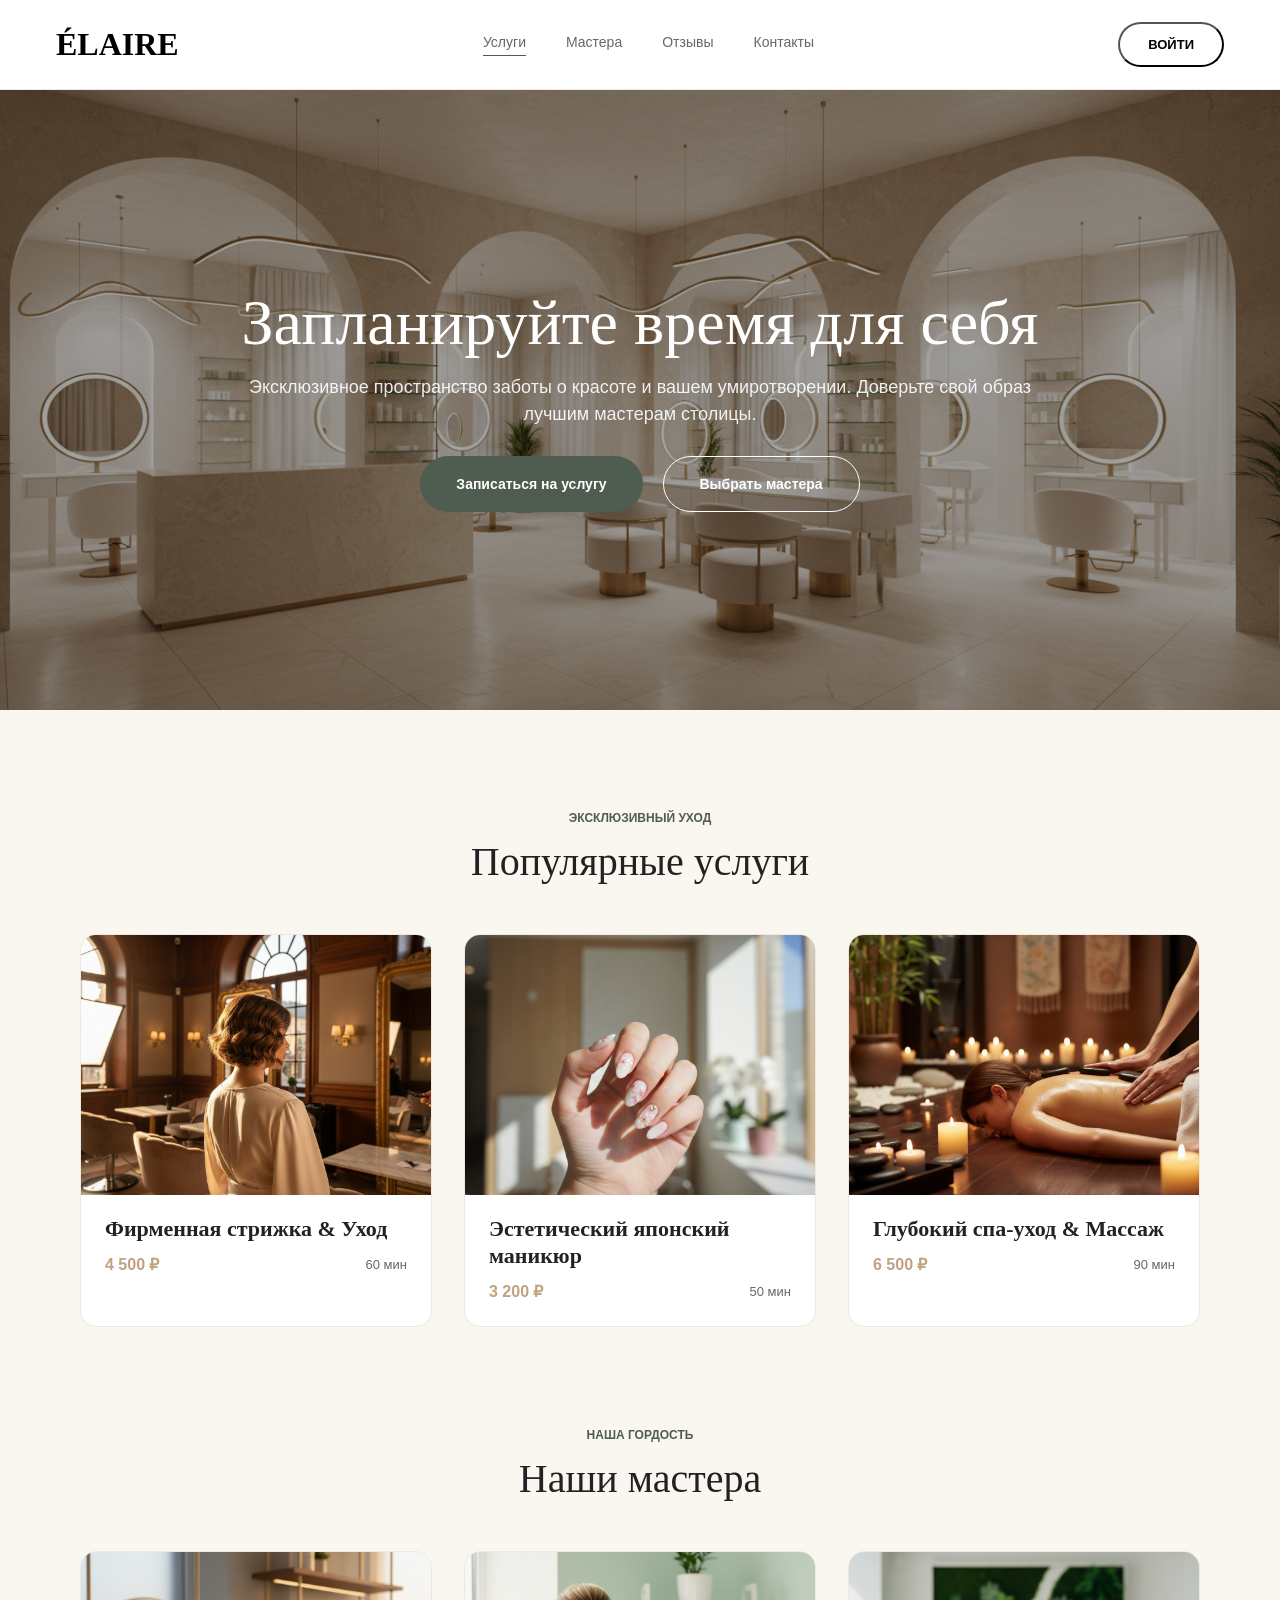
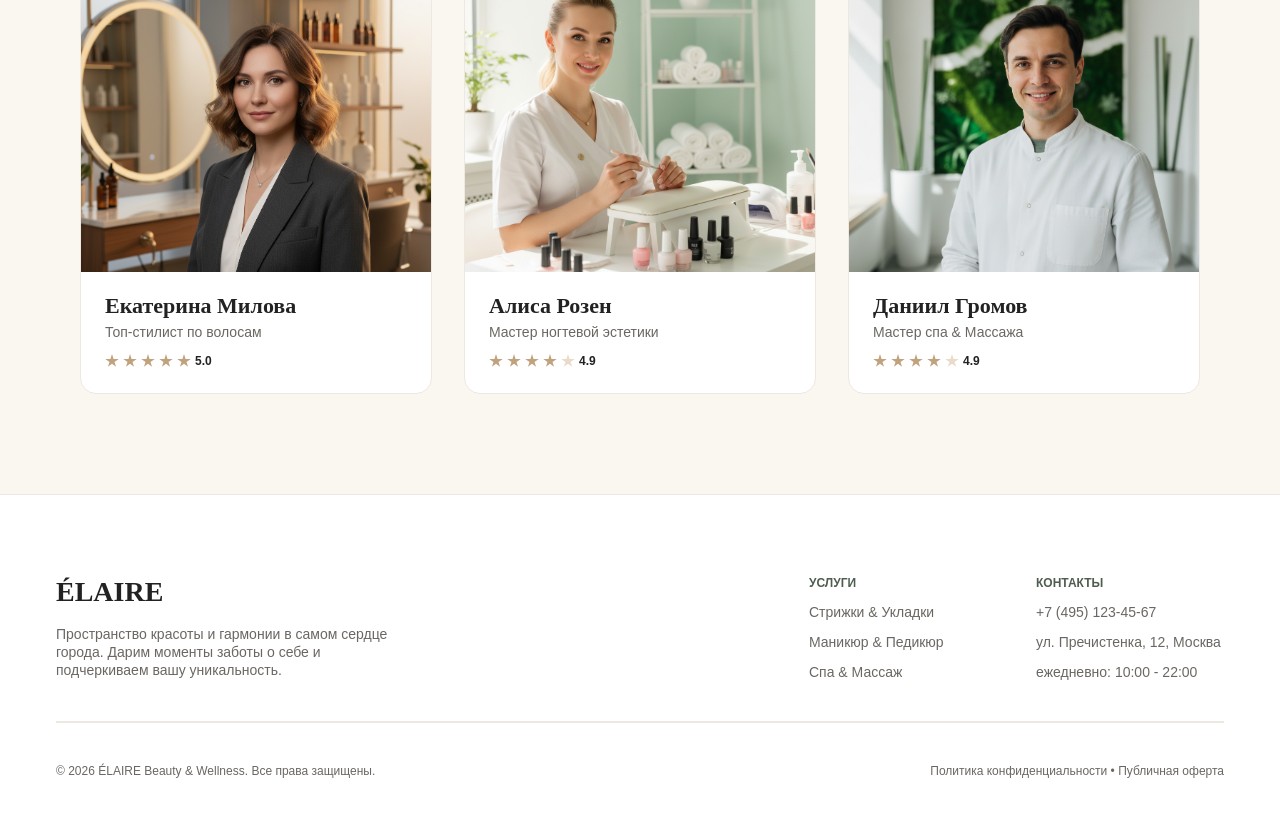
<file: frontend-1-complete/index.html>
<!DOCTYPE html>
<html lang="ru">
  <head>
    <meta charset="UTF-8" />
    <link rel="icon" type="image/svg+xml" href="/favicon.svg" />
    <meta name="viewport" content="width=device-width, initial-scale=1.0" />
    <title>ÉLAIRE — Салон услуг</title>
    <link rel="stylesheet" href="home.css" />
  </head>
  <body>
    <div class="page">
      <!-- header -->
      <header class="header">
        <div class="logo">
          <span class="logo-text">ÉLAIRE</span>
        </div>
        <nav class="nav-links">
          <div class="nav-item active"><a href="#">Услуги</a></div>
          <div class="nav-item"><a href="#">Мастера</a></div>
          <div class="nav-item"><a href="#">Отзывы</a></div>
          <div class="nav-item"><a href="#">Контакты</a></div>
        </nav>
        <button class="login-button"><span>Войти</span></button>
      </header>

      <!-- hero -->
      <section class="hero">
        <div class="hero-text-container">
          <h1 class="hero-title">Запланируйте время для себя</h1>
          <p class="hero-desc">
            Эксклюзивное пространство заботы о красоте и вашем умиротворении.
            Доверьте свой образ лучшим мастерам столицы.
          </p>
        </div>
        <div class="hero-ctas">
          <button
            class="cta-service"
            onclick="window.location.href='services.html'"
          >
            Записаться на услугу
          </button>
          <button class="cta-master">Выбрать мастера</button>
        </div>
      </section>

      <!-- popular services -->
      <section class="popular-services">
        <div class="section-header">
          <span class="section-tag">Эксклюзивный уход</span>
          <h2 class="section-title">Популярные услуги</h2>
        </div>
        <div class="services-grid">
          <article class="service-card">
            <div
              class="service-card-image"
              style="background-image: url('images/service-haircut.png')"
            ></div>
            <div class="service-card-body">
              <h3 class="service-card-title">Фирменная стрижка &amp; Уход</h3>
              <div class="service-card-meta">
                <span class="price">4 500 ₽</span>
                <span class="duration">60 мин</span>
              </div>
            </div>
          </article>
          <article class="service-card">
            <div
              class="service-card-image"
              style="background-image: url('images/service-manicure.png')"
            ></div>
            <div class="service-card-body">
              <h3 class="service-card-title">Эстетический японский маникюр</h3>
              <div class="service-card-meta">
                <span class="price">3 200 ₽</span>
                <span class="duration">50 мин</span>
              </div>
            </div>
          </article>
          <article class="service-card">
            <div
              class="service-card-image"
              style="background-image: url('images/service-spa.png')"
            ></div>
            <div class="service-card-body">
              <h3 class="service-card-title">Глубокий спа-уход &amp; Массаж</h3>
              <div class="service-card-meta">
                <span class="price">6 500 ₽</span>
                <span class="duration">90 мин</span>
              </div>
            </div>
          </article>
        </div>
      </section>

      <!-- our masters -->
      <section class="our-masters">
        <div class="section-header">
          <span class="section-tag">Наша гордость</span>
          <h2 class="section-title">Наши мастера</h2>
        </div>
        <div class="masters-grid">
          <article class="master-card">
            <div
              class="master-card-image"
              style="background-image: url('images/master-ekaterina.png')"
            ></div>
            <div class="master-card-body">
              <div class="master-info">
                <h3 class="master-name">Екатерина Милова</h3>
                <span class="master-role">Топ-стилист по волосам</span>
              </div>
              <div class="stars">
                <span class="star"></span>
                <span class="star"></span>
                <span class="star"></span>
                <span class="star"></span>
                <span class="star"></span>
                <span class="rating">5.0</span>
              </div>
            </div>
          </article>
          <article class="master-card">
            <div
              class="master-card-image"
              style="background-image: url('images/master-alisa.png')"
            ></div>
            <div class="master-card-body">
              <div class="master-info">
                <h3 class="master-name">Алиса Розен</h3>
                <span class="master-role">Мастер ногтевой эстетики</span>
              </div>
              <div class="stars">
                <span class="star"></span>
                <span class="star"></span>
                <span class="star"></span>
                <span class="star"></span>
                <span class="star star-empty"></span>
                <span class="rating">4.9</span>
              </div>
            </div>
          </article>
          <article class="master-card">
            <div
              class="master-card-image"
              style="background-image: url('images/master-daniil.png')"
            ></div>
            <div class="master-card-body">
              <div class="master-info">
                <h3 class="master-name">Даниил Громов</h3>
                <span class="master-role">Мастер спа &amp; Массажа</span>
              </div>
              <div class="stars">
                <span class="star"></span>
                <span class="star"></span>
                <span class="star"></span>
                <span class="star"></span>
                <span class="star star-empty"></span>
                <span class="rating">4.9</span>
              </div>
            </div>
          </article>
        </div>
      </section>

      <!-- footer -->
      <footer class="footer">
        <div class="footer-top">
          <div class="footer-brand">
            <span class="brand-name">ÉLAIRE</span>
            <span class="brand-desc"
              >Пространство красоты и гармонии в самом сердце города. Дарим
              моменты заботы о себе и подчеркиваем вашу уникальность.</span
            >
          </div>
          <div class="footer-links-row">
            <div class="links-col" style="width: 147px">
              <span class="col-title">Услуги</span>
              <a href="#">Стрижки &amp; Укладки</a>
              <a href="#">Маникюр &amp; Педикюр</a>
              <a href="#">Спа &amp; Массаж</a>
            </div>
            <div class="links-col" style="width: 188px">
              <span class="col-title">Контакты</span>
              <a href="#">+7 (495) 123-45-67</a>
              <a href="#">ул. Пречистенка, 12, Москва</a>
              <a href="#">ежедневно: 10:00 - 22:00</a>
            </div>
          </div>
        </div>
        <div class="footer-line"></div>
        <div class="footer-bottom">
          <span class="copy"
            >© 2026 ÉLAIRE Beauty &amp; Wellness. Все права защищены.</span
          >
          <span class="legal"
            >Политика конфиденциальности • Публичная оферта</span
          >
        </div>
      </footer>
    </div>
  </body>
</html>
</file>
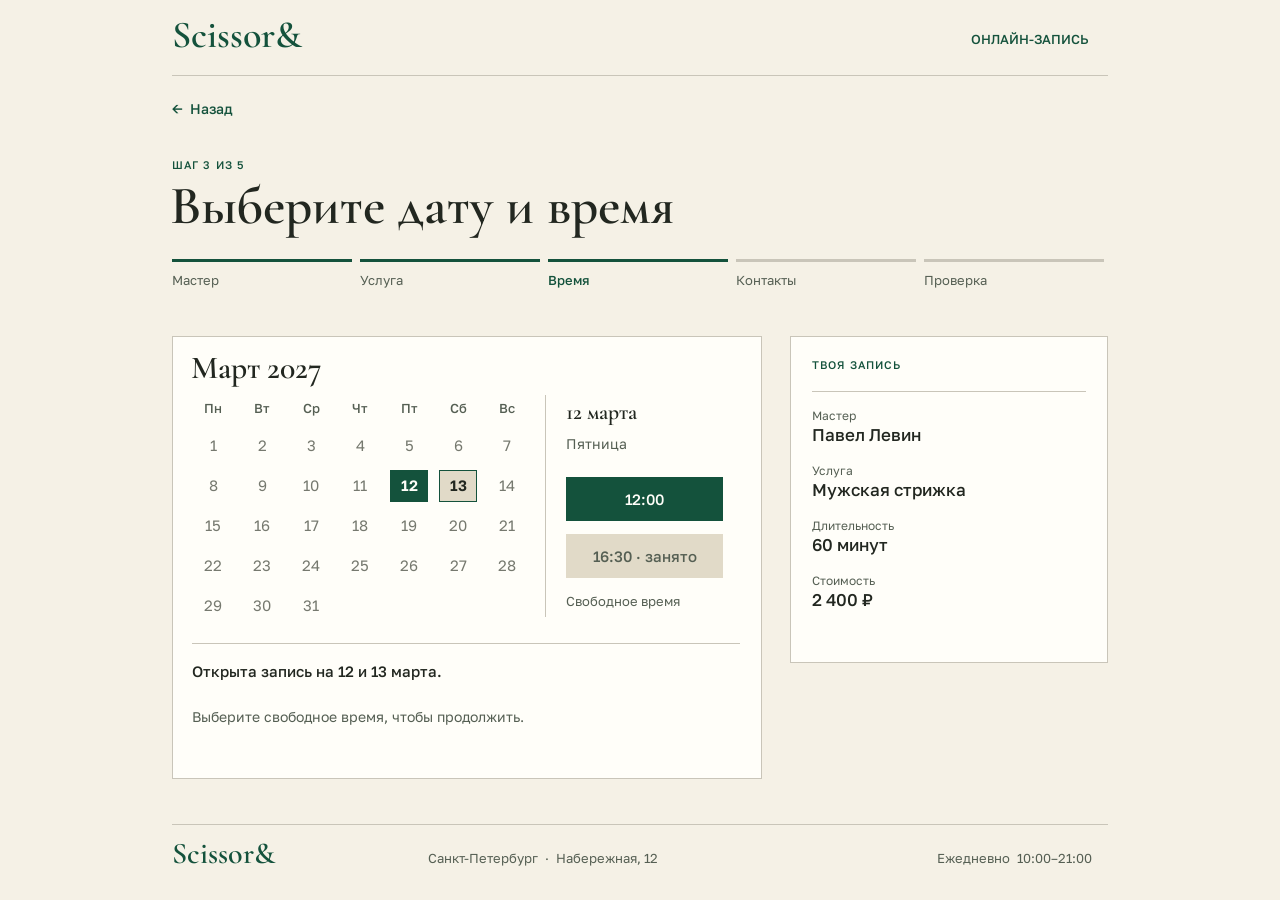
<file: frontend-1-practice/index.html>
<!DOCTYPE html>
<html lang="ru">
  <head>
    <meta charset="UTF-8">
    <meta name="viewport" content="width=device-width, initial-scale=1">
    <title>Выберите дату и время — Scissor&amp;</title>
    <link rel="stylesheet" href="styles.css">
  </head>
  <body class="page">
    <header class="site-header">
      <button class="brand" type="button" aria-label="Scissor&amp; — на главную">Scissor&amp;</button>
      <span class="header-label">Онлайн-запись</span>
    </header>

    <main class="booking">
      <button class="back" type="button">←&ensp;Назад</button>
      <header class="booking-header">
        <p class="eyebrow">Шаг 3 из 5</p>
        <h1 class="page-title">Выберите дату и время</h1>
        <ol class="steps" aria-label="Шаги записи">
          <li class="step step-done">Мастер</li>
          <li class="step step-done">Услуга</li>
          <li class="step" aria-current="step">Время</li>
          <li class="step">Контакты</li>
          <li class="step">Проверка</li>
        </ol>
      </header>

      <div class="booking-layout">
        <section class="schedule panel" aria-labelledby="month">
          <h2 class="month" id="month">Март 2027</h2>
          <div class="schedule-layout">
            <div class="calendar" role="group" aria-label="Календарь на март 2027">
              <span class="weekday">Пн</span>
              <span class="weekday">Вт</span>
              <span class="weekday">Ср</span>
              <span class="weekday">Чт</span>
              <span class="weekday">Пт</span>
              <span class="weekday">Сб</span>
              <span class="weekday">Вс</span>
              <span class="day">1</span>
              <span class="day">2</span>
              <span class="day">3</span>
              <span class="day">4</span>
              <span class="day">5</span>
              <span class="day">6</span>
              <span class="day">7</span>
              <span class="day">8</span>
              <span class="day">9</span>
              <span class="day">10</span>
              <span class="day">11</span>
              <button class="day day-selected" type="button" aria-label="12 марта" aria-pressed="true">12</button>
              <button class="day day-open" type="button" aria-label="13 марта" aria-pressed="false">13</button>
              <span class="day">14</span>
              <span class="day">15</span>
              <span class="day">16</span>
              <span class="day">17</span>
              <span class="day">18</span>
              <span class="day">19</span>
              <span class="day">20</span>
              <span class="day">21</span>
              <span class="day">22</span>
              <span class="day">23</span>
              <span class="day">24</span>
              <span class="day">25</span>
              <span class="day">26</span>
              <span class="day">27</span>
              <span class="day">28</span>
              <span class="day">29</span>
              <span class="day">30</span>
              <span class="day">31</span>
            </div>
            <section class="times" aria-labelledby="selected-date">
              <h3 class="date-title" id="selected-date">12 марта</h3>
              <p class="date-weekday">Пятница</p>
              <button class="slot" type="button" aria-label="12:00, свободное время">12:00</button>
              <button class="slot" type="button" disabled>16:30 · занято</button>
              <p class="slot-caption">Свободное время</p>
            </section>
          </div>
          <p class="availability">Открыта запись на 12 и 13 марта.</p>
          <p class="hint">Выберите свободное время, чтобы продолжить.</p>
        </section>

        <aside class="summary panel" aria-labelledby="summary-title">
          <h2 class="eyebrow summary-title" id="summary-title">Твоя запись</h2>
          <dl class="details">
            <div class="detail">
              <dt class="detail-label">Мастер</dt>
              <dd class="detail-value">Павел Левин</dd>
            </div>
            <div class="detail">
              <dt class="detail-label">Услуга</dt>
              <dd class="detail-value">Мужская стрижка</dd>
            </div>
            <div class="detail">
              <dt class="detail-label">Длительность</dt>
              <dd class="detail-value">60 минут</dd>
            </div>
            <div class="detail">
              <dt class="detail-label">Стоимость</dt>
              <dd class="detail-value">2 400 ₽</dd>
            </div>
          </dl>
        </aside>
      </div>
    </main>

    <footer class="site-footer">
      <span class="footer-brand">Scissor&amp;</span>
      <address class="address">Санкт-Петербург&ensp;·&ensp;Набережная, 12</address>
      <span class="hours">Ежедневно&ensp;10:00–21:00</span>
    </footer>
  </body>
</html>
</file>
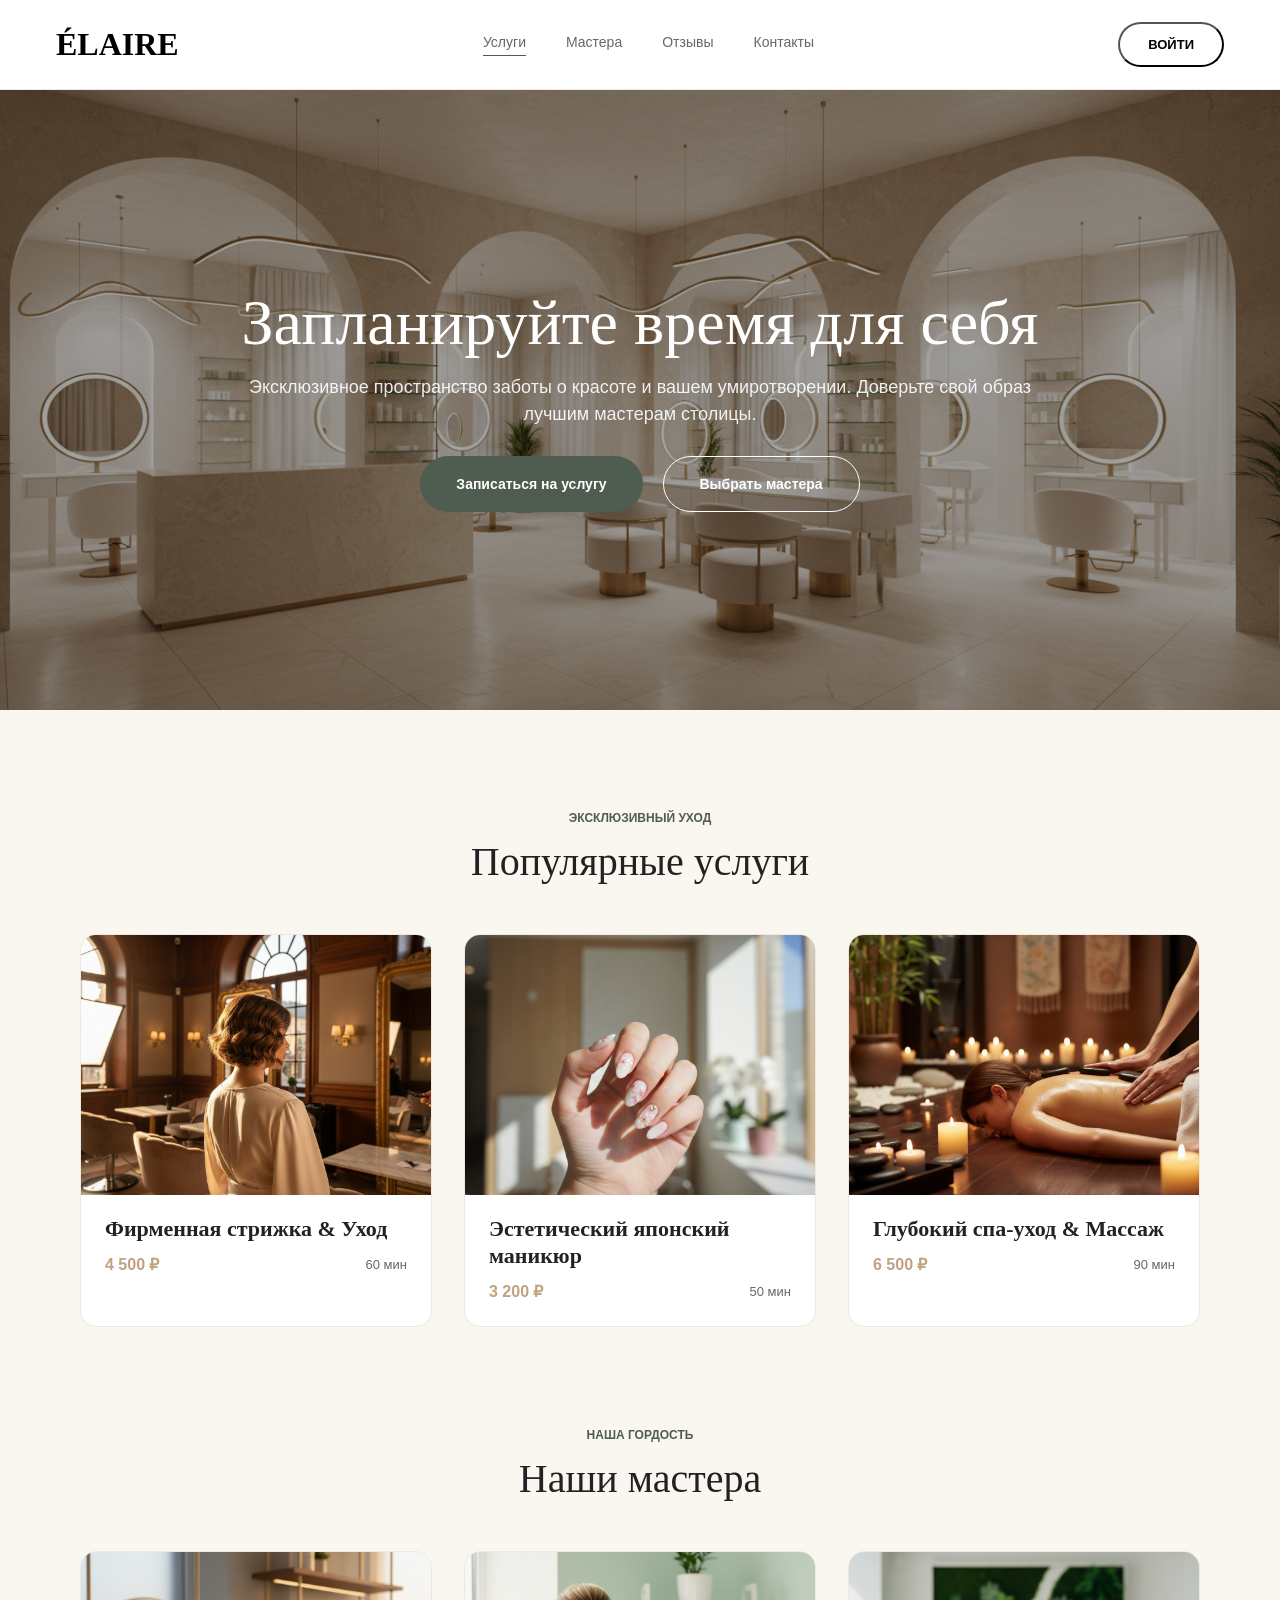
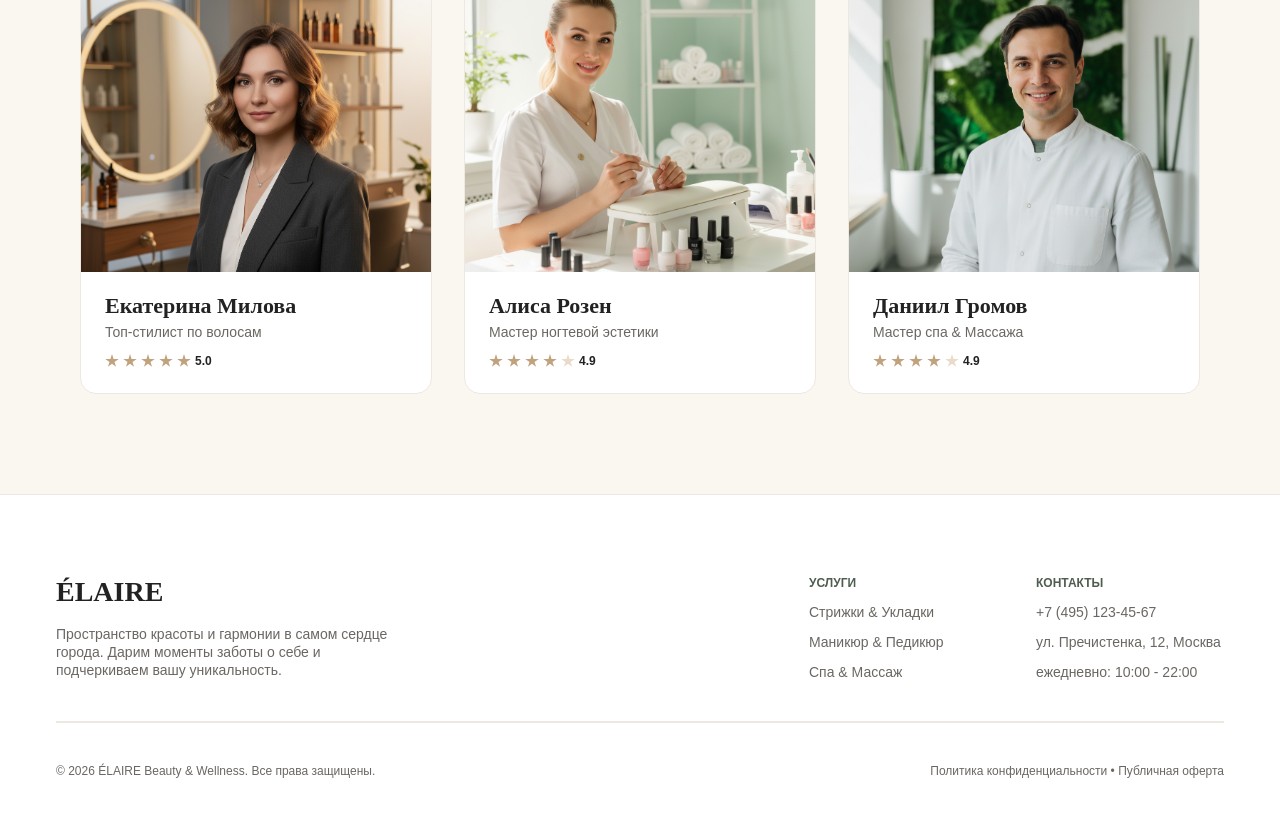
<file: frontend-2-complete/index.html>
<!DOCTYPE html>
<html lang="ru">
  <head>
    <meta charset="UTF-8" />
    <link rel="icon" type="image/svg+xml" href="/favicon.svg" />
    <meta name="viewport" content="width=device-width, initial-scale=1.0" />
    <title>ÉLAIRE — Салон услуг</title>
    <link rel="stylesheet" href="home.css" />
  </head>
  <body>
    <div class="page">
      <!-- header -->
      <header class="header">
        <div class="logo">
          <span class="logo-text">ÉLAIRE</span>
        </div>
        <nav class="nav-links">
          <div class="nav-item active"><a href="#">Услуги</a></div>
          <div class="nav-item"><a href="#">Мастера</a></div>
          <div class="nav-item"><a href="#">Отзывы</a></div>
          <div class="nav-item"><a href="#">Контакты</a></div>
        </nav>
        <button class="login-button"><span>Войти</span></button>
      </header>

      <!-- hero -->
      <section class="hero">
        <div class="hero-text-container">
          <h1 class="hero-title">Запланируйте время для себя</h1>
          <p class="hero-desc">
            Эксклюзивное пространство заботы о красоте и вашем умиротворении.
            Доверьте свой образ лучшим мастерам столицы.
          </p>
        </div>
        <div class="hero-ctas">
          <button class="cta-service">Записаться на услугу</button>
          <button class="cta-master">Выбрать мастера</button>
        </div>
      </section>

      <!-- popular services -->
      <section class="popular-services">
        <div class="section-header">
          <span class="section-tag">Эксклюзивный уход</span>
          <h2 class="section-title">Популярные услуги</h2>
        </div>
        <div class="services-grid">
          <article class="service-card">
            <div
              class="service-card-image"
              style="background-image: url('images/service-haircut.png')"
            ></div>
            <div class="service-card-body">
              <h3 class="service-card-title">Фирменная стрижка &amp; Уход</h3>
              <div class="service-card-meta">
                <span class="price">4 500 ₽</span>
                <span class="duration">60 мин</span>
              </div>
            </div>
          </article>
          <article class="service-card">
            <div
              class="service-card-image"
              style="background-image: url('images/service-manicure.png')"
            ></div>
            <div class="service-card-body">
              <h3 class="service-card-title">Эстетический японский маникюр</h3>
              <div class="service-card-meta">
                <span class="price">3 200 ₽</span>
                <span class="duration">50 мин</span>
              </div>
            </div>
          </article>
          <article class="service-card">
            <div
              class="service-card-image"
              style="background-image: url('images/service-spa.png')"
            ></div>
            <div class="service-card-body">
              <h3 class="service-card-title">Глубокий спа-уход &amp; Массаж</h3>
              <div class="service-card-meta">
                <span class="price">6 500 ₽</span>
                <span class="duration">90 мин</span>
              </div>
            </div>
          </article>
        </div>
      </section>

      <!-- our masters -->
      <section class="our-masters">
        <div class="section-header">
          <span class="section-tag">Наша гордость</span>
          <h2 class="section-title">Наши мастера</h2>
        </div>
        <div class="masters-grid">
          <article class="master-card">
            <div
              class="master-card-image"
              style="background-image: url('images/master-ekaterina.png')"
            ></div>
            <div class="master-card-body">
              <div class="master-info">
                <h3 class="master-name">Екатерина Милова</h3>
                <span class="master-role">Топ-стилист по волосам</span>
              </div>
              <div class="stars">
                <span class="star"></span>
                <span class="star"></span>
                <span class="star"></span>
                <span class="star"></span>
                <span class="star"></span>
                <span class="rating">5.0</span>
              </div>
            </div>
          </article>
          <article class="master-card">
            <div
              class="master-card-image"
              style="background-image: url('images/master-alisa.png')"
            ></div>
            <div class="master-card-body">
              <div class="master-info">
                <h3 class="master-name">Алиса Розен</h3>
                <span class="master-role">Мастер ногтевой эстетики</span>
              </div>
              <div class="stars">
                <span class="star"></span>
                <span class="star"></span>
                <span class="star"></span>
                <span class="star"></span>
                <span class="star star-empty"></span>
                <span class="rating">4.9</span>
              </div>
            </div>
          </article>
          <article class="master-card">
            <div
              class="master-card-image"
              style="background-image: url('images/master-daniil.png')"
            ></div>
            <div class="master-card-body">
              <div class="master-info">
                <h3 class="master-name">Даниил Громов</h3>
                <span class="master-role">Мастер спа &amp; Массажа</span>
              </div>
              <div class="stars">
                <span class="star"></span>
                <span class="star"></span>
                <span class="star"></span>
                <span class="star"></span>
                <span class="star star-empty"></span>
                <span class="rating">4.9</span>
              </div>
            </div>
          </article>
        </div>
      </section>

      <!-- footer -->
      <footer class="footer">
        <div class="footer-top">
          <div class="footer-brand">
            <span class="brand-name">ÉLAIRE</span>
            <span class="brand-desc"
              >Пространство красоты и гармонии в самом сердце города. Дарим
              моменты заботы о себе и подчеркиваем вашу уникальность.</span
            >
          </div>
          <div class="footer-links-row">
            <div class="links-col" style="width: 147px">
              <span class="col-title">Услуги</span>
              <a href="#">Стрижки &amp; Укладки</a>
              <a href="#">Маникюр &amp; Педикюр</a>
              <a href="#">Спа &amp; Массаж</a>
            </div>
            <div class="links-col" style="width: 188px">
              <span class="col-title">Контакты</span>
              <a href="#">+7 (495) 123-45-67</a>
              <a href="#">ул. Пречистенка, 12, Москва</a>
              <a href="#">ежедневно: 10:00 - 22:00</a>
            </div>
          </div>
        </div>
        <div class="footer-line"></div>
        <div class="footer-bottom">
          <span class="copy"
            >© 2026 ÉLAIRE Beauty &amp; Wellness. Все права защищены.</span
          >
          <span class="legal"
            >Политика конфиденциальности • Публичная оферта</span
          >
        </div>
      </footer>
    </div>
    <script src="./home.js"></script>
  </body>
</html>
</file>
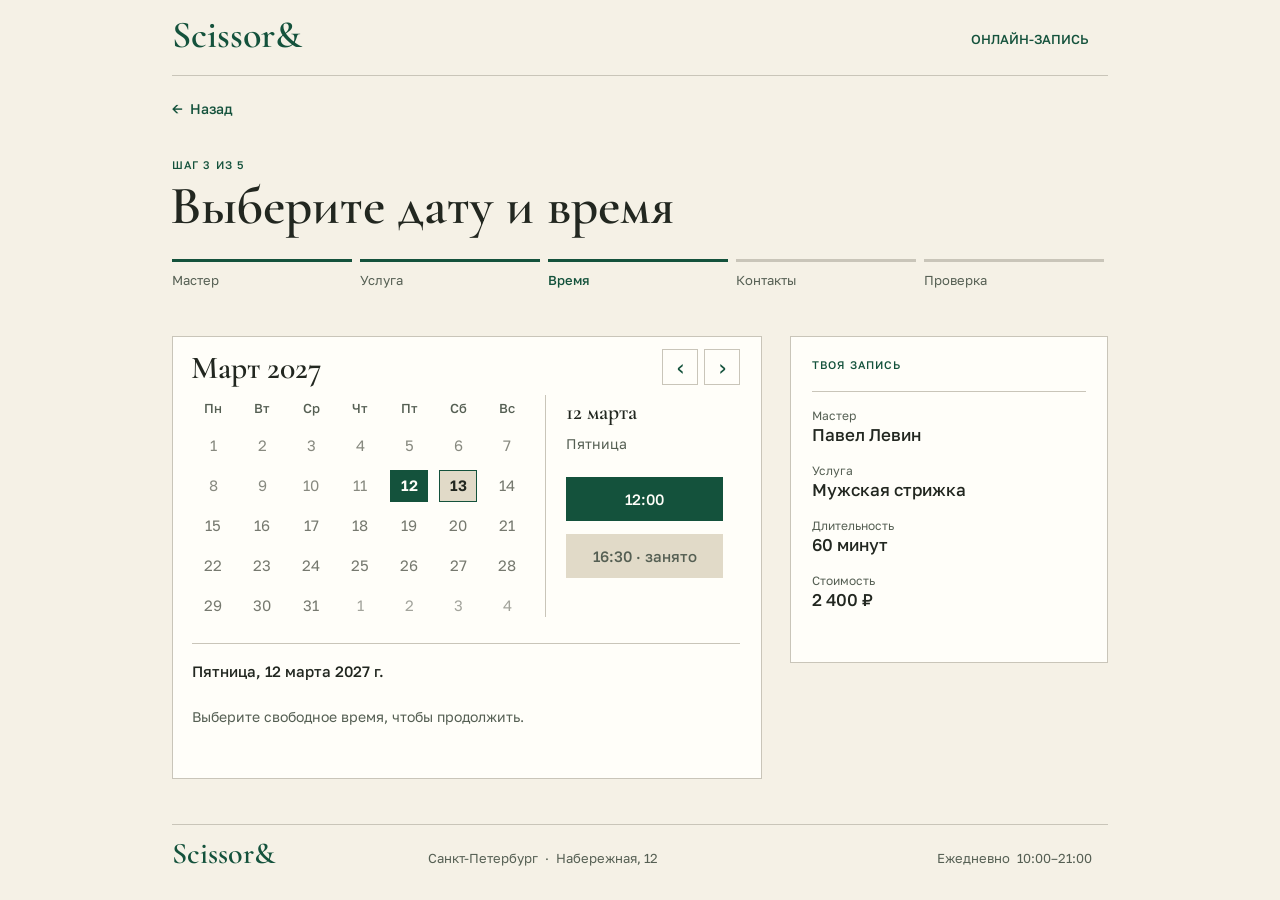
<file: frontend-2-practice/index.html>
<!DOCTYPE html>
<html lang="ru">
  <head>
    <meta charset="UTF-8">
    <meta name="viewport" content="width=device-width, initial-scale=1">
    <title>Выберите дату и время — Scissor&amp;</title>
    <link rel="stylesheet" href="styles.css">
  </head>
  <body class="page">
    <header class="site-header">
      <button class="brand" type="button" aria-label="Scissor&amp; — на главную">Scissor&amp;</button>
      <span class="header-label">Онлайн-запись</span>
    </header>

    <main class="booking">
      <button class="back" type="button">←&ensp;Назад</button>
      <header class="booking-header">
        <p class="eyebrow">Шаг 3 из 5</p>
        <h1 class="page-title">Выберите дату и время</h1>
        <ol class="steps" aria-label="Шаги записи">
          <li class="step step-done">Мастер</li>
          <li class="step step-done">Услуга</li>
          <li class="step" aria-current="step">Время</li>
          <li class="step">Контакты</li>
          <li class="step">Проверка</li>
        </ol>
      </header>

      <div class="booking-layout">
        <section class="schedule panel" aria-labelledby="month">
          <div class="month-heading">
            <h2 class="month" id="month" aria-live="polite"></h2>
            <div class="month-controls">
              <button class="month-arrow" type="button" id="previous-month" aria-label="Предыдущий месяц">‹</button>
              <button class="month-arrow" type="button" id="next-month" aria-label="Следующий месяц">›</button>
            </div>
          </div>
          <div class="schedule-layout">
            <div class="calendar" role="group" aria-labelledby="month">
              <span class="weekday">Пн</span>
              <span class="weekday">Вт</span>
              <span class="weekday">Ср</span>
              <span class="weekday">Чт</span>
              <span class="weekday">Пт</span>
              <span class="weekday">Сб</span>
              <span class="weekday">Вс</span>
              <div class="days"></div>
            </div>
            <section class="times" aria-labelledby="selected-date">
              <h3 class="date-title" id="selected-date"></h3>
              <p class="date-weekday"></p>
              <div class="slots"></div>
            </section>
          </div>
          <div class="selection" role="status">
            <p class="availability"></p>
            <p class="hint"></p>
          </div>
        </section>

        <aside class="summary panel" aria-labelledby="summary-title">
          <h2 class="eyebrow summary-title" id="summary-title">Твоя запись</h2>
          <dl class="details">
            <div class="detail">
              <dt class="detail-label">Мастер</dt>
              <dd class="detail-value">Павел Левин</dd>
            </div>
            <div class="detail">
              <dt class="detail-label">Услуга</dt>
              <dd class="detail-value">Мужская стрижка</dd>
            </div>
            <div class="detail">
              <dt class="detail-label">Длительность</dt>
              <dd class="detail-value">60 минут</dd>
            </div>
            <div class="detail">
              <dt class="detail-label">Стоимость</dt>
              <dd class="detail-value">2 400 ₽</dd>
            </div>
          </dl>
        </aside>
      </div>
    </main>

    <footer class="site-footer">
      <span class="footer-brand">Scissor&amp;</span>
      <address class="address">Санкт-Петербург&ensp;·&ensp;Набережная, 12</address>
      <span class="hours">Ежедневно&ensp;10:00–21:00</span>
    </footer>
    <script src="script.js"></script>
  </body>
</html>
</file>
<file: frontend-1-complete/home.css>
/* ===== reset & base ===== */
* {
  margin: 0;
  padding: 0;
  box-sizing: border-box;
}

body {
  min-height: 100vh;
  font-family: "DM Sans", sans-serif;
}

.page {
  display: flex;
  flex-direction: column;
  min-height: 100vh;
  background: #faf6f0;
}

/* ===== header ===== */
.header {
  display: flex;
  flex-direction: row;
  justify-content: space-between;
  align-items: center;
  padding: 0px 56px;
  height: 90px;
  background: #ffffff;
  border-bottom: 1px solid #ede8e1;
}

.logo-text {
  font-family: "Cormorant Garamond", serif;
  font-weight: 600;
  font-size: 32px;
  line-height: 39px;
  cursor: pointer;
}

.nav-links {
  display: flex;
  flex-direction: row;
  gap: 40px;
}

.nav-item {
  padding-bottom: 4px;
  border-bottom: 1.5px solid transparent;
}

.nav-item.active {
  border-bottom-color: #4f5d50;
}

.nav-item a {
  font-size: 14px;
  line-height: 18px;
  color: #6b6661;
  text-decoration: none;
}

.login-button {
  padding: 12px 28px;
  border-radius: 100px;
  background: transparent;
  cursor: pointer;
  font-weight: 600;
  font-size: 13px;
  line-height: 17px;
  text-transform: uppercase;
}

/* ===== hero ===== */
.hero {
  display: flex;
  flex-direction: column;
  justify-content: center;
  align-items: center;
  padding: 0px 80px;
  gap: 28px;
  height: 620px;
  background: linear-gradient(0deg, rgba(0, 0, 0, 0.35), rgba(0, 0, 0, 0.35)),
    url("./images/hero-salon.png") center / cover no-repeat;
}

.hero-text-container {
  display: flex;
  flex-direction: column;
  align-items: center;
  gap: 16px;
  max-width: 800px;
}

.hero-title {
  font-family: "Cormorant Garamond", serif;
  font-weight: 400;
  font-size: 64px;
  line-height: 1.1;
  text-align: center;
  color: #ffffff;
}

.hero-desc {
  font-size: 18px;
  line-height: 1.5;
  text-align: center;
  color: #ffffff;
  opacity: 0.9;
}

.hero-ctas {
  display: flex;
  flex-direction: row;
  gap: 20px;
}

.cta-service {
  padding: 18px 36px;
  background: #4f5d50;
  border-radius: 100px;
  border: none;
  cursor: pointer;
  font-weight: 600;
  font-size: 14px;
  line-height: 18px;
  color: #ffffff;
}

.cta-service:hover {
  background: #3d4a3e;
}

.cta-master {
  padding: 18px 36px;
  background: transparent;
  border: 1px solid #ffffff;
  border-radius: 100px;
  cursor: pointer;
  font-weight: 600;
  font-size: 14px;
  line-height: 18px;
  color: #ffffff;
}

.cta-master:hover {
  background: rgba(255, 255, 255, 0.1);
}

/* ===== section header ===== */
.section-header {
  display: flex;
  flex-direction: column;
  align-items: center;
  gap: 12px;
  width: 100%;
}

.section-tag {
  font-weight: 700;
  font-size: 12px;
  line-height: 16px;
  text-transform: uppercase;
  color: #4f5d50;
}

.section-title {
  font-family: "Cormorant Garamond", serif;
  font-weight: 500;
  font-size: 40px;
  line-height: 48px;
  color: #222222;
}

/* ===== popular services ===== */
.popular-services {
  display: flex;
  flex-direction: column;
  align-items: flex-start;
  padding: 100px 80px 80px;
  gap: 48px;
  background: #faf6f0;
}

.services-grid {
  display: flex;
  flex-direction: row;
  gap: 32px;
  width: 100%;
}

.service-card {
  display: flex;
  flex-direction: column;
  align-items: flex-start;
  gap: 20px;
  flex: 1;
  padding-bottom: 24px;
  background: #ffffff;
  border: 1px solid #ede8e1;
  border-radius: 16px;
  overflow: hidden;
}

.service-card-image {
  width: 100%;
  height: 260px;
  background-size: cover;
  background-position: center;
  background-repeat: no-repeat;
}

.service-card-image--haircut {
  background-image: url("../images/service-haircut.png");
}

.service-card-image--manicure {
  background-image: url("../images/service-manicure.png");
}

.service-card-image--spa {
  background-image: url("../images/service-spa.png");
}

.service-card-body {
  display: flex;
  flex-direction: column;
  gap: 12px;
  padding: 0 24px;
  width: 100%;
}

.service-card-title {
  font-family: "Cormorant Garamond", serif;
  font-weight: 600;
  font-size: 22px;
  line-height: 27px;
  color: #222222;
}

.service-card-meta {
  display: flex;
  flex-direction: row;
  justify-content: space-between;
  align-items: center;
}

.service-card-meta .price {
  font-weight: 600;
  font-size: 16px;
  line-height: 21px;
  color: #c1a27e;
}

.service-card-meta .duration {
  font-size: 13px;
  line-height: 17px;
  color: #6b6661;
}

/* ===== our masters ===== */
.our-masters {
  display: flex;
  flex-direction: column;
  align-items: flex-start;
  padding: 20px 80px 100px;
  gap: 48px;
  background: #faf6f0;
}

.masters-grid {
  display: flex;
  flex-direction: row;
  gap: 32px;
  width: 100%;
}

.master-card {
  display: flex;
  flex-direction: column;
  align-items: flex-start;
  gap: 20px;
  flex: 1;
  padding-bottom: 24px;
  background: #ffffff;
  border: 1px solid #ede8e1;
  border-radius: 16px;
  overflow: hidden;
}

.master-card-image {
  width: 100%;
  height: 320px;
  background-size: cover;
  background-position: center;
  background-repeat: no-repeat;
}

.master-card-image--ekaterina {
  background-image: url("../images/master-ekaterina.png");
}

.master-card-image--alisa {
  background-image: url("../images/master-alisa.png");
}

.master-card-image--daniil {
  background-image: url("../images/master-daniil.png");
}

.master-card-body {
  display: flex;
  flex-direction: column;
  gap: 12px;
  padding: 0 24px;
  width: 100%;
}

.master-info {
  display: flex;
  flex-direction: column;
  gap: 4px;
}

.master-name {
  font-family: "Cormorant Garamond", serif;
  font-weight: 600;
  font-size: 22px;
  line-height: 27px;
  color: #222222;
}

.master-role {
  font-size: 14px;
  line-height: 18px;
  color: #6b6661;
}

.stars {
  display: flex;
  flex-direction: row;
  align-items: center;
  gap: 4px;
}

.star {
  width: 14px;
  height: 14px;
  background: #c1a27e;
  clip-path: polygon(
    50% 0%,
    61% 35%,
    98% 35%,
    68% 57%,
    79% 91%,
    50% 70%,
    21% 91%,
    32% 57%,
    2% 35%,
    39% 35%
  );
}

.star-empty {
  background: #eadbc8;
}

.rating {
  font-weight: 600;
  font-size: 12px;
  line-height: 16px;
  color: #222222;
}

/* ===== footer ===== */
.footer {
  background: #ffffff;
  display: flex;
  flex-direction: column;
  padding: 80px 56px 48px;
  border-top: 1px solid #ede8e1;
  margin-top: auto;
}

.footer-top {
  display: flex;
  flex-direction: row;
  justify-content: space-between;
  gap: 20px;
}

.footer-brand {
  display: flex;
  flex-direction: column;
  gap: 16px;
}

.footer-brand .brand-name {
  font-family: "Cormorant Garamond", serif;
  font-style: normal;
  font-weight: 600;
  font-size: 28px;
  line-height: 34px;
  color: #222222;
}

.footer-brand .brand-desc {
  max-width: 360px;
  font-size: 14px;
  line-height: 18px;
  color: #6b6661;
}

.footer-links-row {
  display: flex;
  flex-direction: row;
  gap: 80px;
}

.links-col {
  display: flex;
  flex-direction: column;
  gap: 12px;
}

.links-col .col-title {
  font-weight: 600;
  font-size: 12px;
  line-height: 16px;
  text-transform: uppercase;
  color: #4f5d50;
}

.links-col a {
  font-size: 14px;
  line-height: 18px;
  color: #6b6661;
  text-decoration: none;
}

.footer-line {
  border: 1px solid #ede8e1;
  margin-top: 40px;
  margin-bottom: 40px;
}

.footer-bottom {
  display: flex;
  flex-direction: row;
  justify-content: space-between;
  align-items: center;
  flex-grow: 0;
}

.footer-bottom .copy {
  font-size: 12px;
  line-height: 16px;
  color: #6b6661;
}

.footer-bottom .legal {
  font-size: 12px;
  line-height: 16px;
  color: #6b6661;
  margin-left: 20px;
}
</file>
<file: frontend-1-practice/styles.css>
@font-face {
  font-family: "Golos Text";
  src: url("fonts/golos-text.ttf") format("truetype");
  font-weight: 400 900;
  font-display: swap;
}

@font-face {
  font-family: "Cormorant Garamond";
  src: url("fonts/cormorant-garamond.ttf") format("truetype");
  font-weight: 300 700;
  font-display: swap;
}

:root {
  --paper: #f5f1e6;
  --card: #fffef9;
  --ink: #222720;
  --green: #14523c;
  --muted: #555f53;
  --line: #c9c5b9;
  --sand: #e1dac8;
  --serif: "Cormorant Garamond", Georgia, serif;
}

* { box-sizing: border-box; }

body, h1, h2, h3, p, ol, dl, dd { margin: 0; }

.page {
  width: min(calc(100% - 48px), 936px);
  margin-inline: auto;
  background: var(--paper);
  color: var(--ink);
  font: 400 15px/1.25 "Golos Text", Arial, sans-serif;
}

button {
  padding: 0;
  border: 0;
  background: transparent;
  color: inherit;
  font: inherit;
}

button:enabled { cursor: pointer; }
button:focus-visible { outline: 2px solid var(--green); outline-offset: 2px; }

.site-header {
  display: flex;
  align-items: center;
  justify-content: space-between;
  min-height: 76px;
  padding-right: 19px;
  border-bottom: 1px solid var(--line);
  color: var(--green);
}

.brand, .footer-brand { font: 600 38px/1.2 var(--serif); }
.brand { margin-bottom: 4px; }
.header-label { margin-top: 4px; font-size: 13px; font-weight: 500; text-transform: uppercase; }
.back { margin-top: 24px; color: var(--green); font-size: 14px; font-weight: 500; }
.back:hover, .brand:hover { color: #267456; }
.booking-header { margin-top: 40px; }

.eyebrow {
  color: var(--green);
  font-size: 11px;
  font-weight: 500;
  line-height: 14px;
  letter-spacing: 1.1px;
  text-transform: uppercase;
}

.page-title {
  margin: 2px 0 20px -2px;
  font: 600 clamp(38px, 6vw, 54px)/1.2 var(--serif);
}

.steps {
  display: grid;
  grid-template-columns: repeat(5, minmax(0, 1fr));
  gap: 8px;
  padding: 0 4px 0 0;
  list-style: none;
}

.step {
  padding-top: 10px;
  border-top: 3px solid var(--line);
  color: var(--muted);
  font-size: 13px;
  line-height: 16px;
}

.step-done, .step[aria-current] { border-color: var(--green); }
.step[aria-current] { color: var(--green); font-weight: 500; }

.booking-layout {
  display: grid;
  grid-template-columns: minmax(0, 590fr) minmax(0, 318fr);
  align-items: start;
  gap: 28px;
  margin-top: 48px;
}

.panel { border: 1px solid var(--line); background: var(--card); }
.schedule { min-height: 443px; padding: 11px 21px 32px 19px; }
.month { margin-left: -1px; font: 600 32px/39px var(--serif); }

.schedule-layout {
  display: grid;
  grid-template-columns: minmax(0, 353fr) minmax(0, 195fr);
  margin-top: 8px;
}

.calendar {
  display: grid;
  grid-template-columns: repeat(7, minmax(0, 38px));
  grid-template-rows: 27px repeat(5, 32px);
  gap: 8px 0;
  justify-items: center;
  align-items: center;
  justify-content: space-between;
  padding: 0 19px 0 2px;
}

.weekday { color: var(--muted); font-size: 13px; font-weight: 500; }
.day { display: grid; place-items: center; width: min(100%, 38px); height: 32px; color: #76796f; }
.day-selected, .slot { background: var(--green); color: var(--card); font-weight: 500; }
.day-open { background: var(--sand); color: var(--ink); font-weight: 500; }
.calendar button { border: 1px solid var(--green); font-weight: 600; }
.day-open:hover, .day-selected:hover, .slot:enabled:hover { background: #267456; color: var(--card); }

.times {
  align-self: start;
  min-height: 222px;
  padding: 4px 0 0 20px;
  border-left: 1px solid var(--line);
}

.date-title { font: 600 22px/27px var(--serif); }
.date-weekday { margin: 9px 0 25px; color: var(--muted); font-size: 14px; }
.slot { display: block; width: min(100%, 157px); min-height: 44px; }
.slot:disabled { margin-top: 13px; background: var(--sand); color: var(--muted); }
.slot-caption { margin-top: 15px; color: var(--muted); font-size: 13px; }
.availability { margin-top: 21px; padding-top: 18px; border-top: 1px solid var(--line); font-weight: 500; }
.hint { margin-top: 28px; color: var(--muted); font-size: 14px; }

.summary { min-height: 327px; padding: 21px; }
.summary-title { padding-bottom: 19px; border-bottom: 1px solid var(--line); }
.details { display: grid; gap: 18px; margin-top: 16px; }
.detail-label { color: var(--muted); font-size: 12px; line-height: 16px; }
.detail-value { font-size: 17px; font-weight: 500; line-height: 21px; }

.site-footer {
  display: grid;
  grid-template-columns: minmax(0, 256fr) minmax(0, 510fr) auto;
  align-items: baseline;
  margin-top: 45px;
  padding: 11px 16px 27px 0;
  border-top: 1px solid var(--line);
  color: var(--muted);
  font-size: 13px;
}

.footer-brand { color: var(--green); font-size: 30px; }
.address { font-style: normal; }
.hours { white-space: nowrap; }

@media (max-width: 820px) {
  .booking-layout { grid-template-columns: 1fr; }
  .summary { min-height: auto; }
  .details { grid-template-columns: repeat(2, 1fr); }
}

@media (max-width: 580px) {
  .page { width: calc(100% - 32px); }
  .site-header { padding-right: 0; }
  .booking-header { margin-top: 28px; }
  .steps { gap: 4px; padding: 0; }
  .step { font-size: 11px; }
  .booking-layout { margin-top: 28px; gap: 16px; }
  .schedule { padding: 14px 14px 24px; }
  .schedule-layout { grid-template-columns: 1fr; gap: 16px; }
  .calendar { padding: 0; }
  .times { min-height: auto; padding: 14px 0 0; border: 0; border-top: 1px solid var(--line); }
  .date-weekday { margin-bottom: 16px; }
  .site-footer { grid-template-columns: 1fr; gap: 8px; margin-top: 28px; }
}

@media (max-width: 380px) {
  .steps { grid-template-columns: repeat(5, auto); gap: 6px; }
  .step { font-size: 12px; }
  .calendar { grid-template-rows: 24px repeat(5, 40px); gap: 4px 0; }
  .day { height: 40px; }
}
</file>
<file: frontend-2-complete/home.css>
/* ===== reset & base ===== */
* {
  margin: 0;
  padding: 0;
  box-sizing: border-box;
}

body {
  min-height: 100vh;
  font-family: "DM Sans", sans-serif;
}

.page {
  display: flex;
  flex-direction: column;
  min-height: 100vh;
  background: #faf6f0;
}

/* ===== header ===== */
.header {
  display: flex;
  flex-direction: row;
  justify-content: space-between;
  align-items: center;
  padding: 0px 56px;
  height: 90px;
  background: #ffffff;
  border-bottom: 1px solid #ede8e1;
}

.logo-text {
  font-family: "Cormorant Garamond", serif;
  font-weight: 600;
  font-size: 32px;
  line-height: 39px;
  cursor: pointer;
}

.nav-links {
  display: flex;
  flex-direction: row;
  gap: 40px;
}

.nav-item {
  padding-bottom: 4px;
  border-bottom: 1.5px solid transparent;
}

.nav-item.active {
  border-bottom-color: #4f5d50;
}

.nav-item a {
  font-size: 14px;
  line-height: 18px;
  color: #6b6661;
  text-decoration: none;
}

.login-button {
  padding: 12px 28px;
  border-radius: 100px;
  background: transparent;
  cursor: pointer;
  font-weight: 600;
  font-size: 13px;
  line-height: 17px;
  text-transform: uppercase;
}

/* ===== hero ===== */
.hero {
  display: flex;
  flex-direction: column;
  justify-content: center;
  align-items: center;
  padding: 0px 80px;
  gap: 28px;
  height: 620px;
  background: linear-gradient(0deg, rgba(0, 0, 0, 0.35), rgba(0, 0, 0, 0.35)),
    url("./images/hero-salon.png") center / cover no-repeat;
}

.hero-text-container {
  display: flex;
  flex-direction: column;
  align-items: center;
  gap: 16px;
  max-width: 800px;
}

.hero-title {
  font-family: "Cormorant Garamond", serif;
  font-weight: 400;
  font-size: 64px;
  line-height: 1.1;
  text-align: center;
  color: #ffffff;
}

.hero-desc {
  font-size: 18px;
  line-height: 1.5;
  text-align: center;
  color: #ffffff;
  opacity: 0.9;
}

.hero-ctas {
  display: flex;
  flex-direction: row;
  gap: 20px;
}

.cta-service {
  padding: 18px 36px;
  background: #4f5d50;
  border-radius: 100px;
  border: none;
  cursor: pointer;
  font-weight: 600;
  font-size: 14px;
  line-height: 18px;
  color: #ffffff;
}

.cta-service:hover {
  background: #3d4a3e;
}

.cta-master {
  padding: 18px 36px;
  background: transparent;
  border: 1px solid #ffffff;
  border-radius: 100px;
  cursor: pointer;
  font-weight: 600;
  font-size: 14px;
  line-height: 18px;
  color: #ffffff;
}

.cta-master:hover {
  background: rgba(255, 255, 255, 0.1);
}

/* ===== section header ===== */
.section-header {
  display: flex;
  flex-direction: column;
  align-items: center;
  gap: 12px;
  width: 100%;
}

.section-tag {
  font-weight: 700;
  font-size: 12px;
  line-height: 16px;
  text-transform: uppercase;
  color: #4f5d50;
}

.section-title {
  font-family: "Cormorant Garamond", serif;
  font-weight: 500;
  font-size: 40px;
  line-height: 48px;
  color: #222222;
}

/* ===== popular services ===== */
.popular-services {
  display: flex;
  flex-direction: column;
  align-items: flex-start;
  padding: 100px 80px 80px;
  gap: 48px;
  background: #faf6f0;
}

.services-grid {
  display: flex;
  flex-direction: row;
  gap: 32px;
  width: 100%;
}

.service-card {
  display: flex;
  flex-direction: column;
  align-items: flex-start;
  gap: 20px;
  flex: 1;
  padding-bottom: 24px;
  background: #ffffff;
  border: 1px solid #ede8e1;
  border-radius: 16px;
  overflow: hidden;
}

.service-card-image {
  width: 100%;
  height: 260px;
  background-size: cover;
  background-position: center;
  background-repeat: no-repeat;
}

.service-card-image--haircut {
  background-image: url("../images/service-haircut.png");
}

.service-card-image--manicure {
  background-image: url("../images/service-manicure.png");
}

.service-card-image--spa {
  background-image: url("../images/service-spa.png");
}

.service-card-body {
  display: flex;
  flex-direction: column;
  gap: 12px;
  padding: 0 24px;
  width: 100%;
}

.service-card-title {
  font-family: "Cormorant Garamond", serif;
  font-weight: 600;
  font-size: 22px;
  line-height: 27px;
  color: #222222;
}

.service-card-meta {
  display: flex;
  flex-direction: row;
  justify-content: space-between;
  align-items: center;
}

.service-card-meta .price {
  font-weight: 600;
  font-size: 16px;
  line-height: 21px;
  color: #c1a27e;
}

.service-card-meta .duration {
  font-size: 13px;
  line-height: 17px;
  color: #6b6661;
}

/* ===== our masters ===== */
.our-masters {
  display: flex;
  flex-direction: column;
  align-items: flex-start;
  padding: 20px 80px 100px;
  gap: 48px;
  background: #faf6f0;
}

.masters-grid {
  display: flex;
  flex-direction: row;
  gap: 32px;
  width: 100%;
}

.master-card {
  display: flex;
  flex-direction: column;
  align-items: flex-start;
  gap: 20px;
  flex: 1;
  padding-bottom: 24px;
  background: #ffffff;
  border: 1px solid #ede8e1;
  border-radius: 16px;
  overflow: hidden;
}

.master-card-image {
  width: 100%;
  height: 320px;
  background-size: cover;
  background-position: center;
  background-repeat: no-repeat;
}

.master-card-image--ekaterina {
  background-image: url("../images/master-ekaterina.png");
}

.master-card-image--alisa {
  background-image: url("../images/master-alisa.png");
}

.master-card-image--daniil {
  background-image: url("../images/master-daniil.png");
}

.master-card-body {
  display: flex;
  flex-direction: column;
  gap: 12px;
  padding: 0 24px;
  width: 100%;
}

.master-info {
  display: flex;
  flex-direction: column;
  gap: 4px;
}

.master-name {
  font-family: "Cormorant Garamond", serif;
  font-weight: 600;
  font-size: 22px;
  line-height: 27px;
  color: #222222;
}

.master-role {
  font-size: 14px;
  line-height: 18px;
  color: #6b6661;
}

.stars {
  display: flex;
  flex-direction: row;
  align-items: center;
  gap: 4px;
}

.star {
  width: 14px;
  height: 14px;
  background: #c1a27e;
  clip-path: polygon(
    50% 0%,
    61% 35%,
    98% 35%,
    68% 57%,
    79% 91%,
    50% 70%,
    21% 91%,
    32% 57%,
    2% 35%,
    39% 35%
  );
}

.star-empty {
  background: #eadbc8;
}

.rating {
  font-weight: 600;
  font-size: 12px;
  line-height: 16px;
  color: #222222;
}

/* ===== footer ===== */
.footer {
  background: #ffffff;
  display: flex;
  flex-direction: column;
  padding: 80px 56px 48px;
  border-top: 1px solid #ede8e1;
  margin-top: auto;
}

.footer-top {
  display: flex;
  flex-direction: row;
  justify-content: space-between;
  gap: 20px;
}

.footer-brand {
  display: flex;
  flex-direction: column;
  gap: 16px;
}

.footer-brand .brand-name {
  font-family: "Cormorant Garamond", serif;
  font-style: normal;
  font-weight: 600;
  font-size: 28px;
  line-height: 34px;
  color: #222222;
}

.footer-brand .brand-desc {
  max-width: 360px;
  font-size: 14px;
  line-height: 18px;
  color: #6b6661;
}

.footer-links-row {
  display: flex;
  flex-direction: row;
  gap: 80px;
}

.links-col {
  display: flex;
  flex-direction: column;
  gap: 12px;
}

.links-col .col-title {
  font-weight: 600;
  font-size: 12px;
  line-height: 16px;
  text-transform: uppercase;
  color: #4f5d50;
}

.links-col a {
  font-size: 14px;
  line-height: 18px;
  color: #6b6661;
  text-decoration: none;
}

.footer-line {
  border: 1px solid #ede8e1;
  margin-top: 40px;
  margin-bottom: 40px;
}

.footer-bottom {
  display: flex;
  flex-direction: row;
  justify-content: space-between;
  align-items: center;
  flex-grow: 0;
}

.footer-bottom .copy {
  font-size: 12px;
  line-height: 16px;
  color: #6b6661;
}

.footer-bottom .legal {
  font-size: 12px;
  line-height: 16px;
  color: #6b6661;
  margin-left: 20px;
}
</file>
<file: frontend-2-practice/styles.css>
@font-face {
  font-family: "Golos Text";
  src: url("fonts/golos-text.ttf") format("truetype");
  font-weight: 400 900;
  font-display: swap;
}

@font-face {
  font-family: "Cormorant Garamond";
  src: url("fonts/cormorant-garamond.ttf") format("truetype");
  font-weight: 300 700;
  font-display: swap;
}

:root {
  --paper: #f5f1e6;
  --card: #fffef9;
  --ink: #222720;
  --green: #14523c;
  --muted: #555f53;
  --line: #c9c5b9;
  --sand: #e1dac8;
  --serif: "Cormorant Garamond", Georgia, serif;
}

* { box-sizing: border-box; }

body, h1, h2, h3, p, ol, dl, dd { margin: 0; }

.page {
  width: min(calc(100% - 48px), 936px);
  margin-inline: auto;
  background: var(--paper);
  color: var(--ink);
  font: 400 15px/1.25 "Golos Text", Arial, sans-serif;
}

button {
  padding: 0;
  border: 0;
  background: transparent;
  color: inherit;
  font: inherit;
}

button:enabled { cursor: pointer; }
button:focus-visible { outline: 2px solid var(--green); outline-offset: 2px; }

.site-header {
  display: flex;
  align-items: center;
  justify-content: space-between;
  min-height: 76px;
  padding-right: 19px;
  border-bottom: 1px solid var(--line);
  color: var(--green);
}

.brand, .footer-brand { font: 600 38px/1.2 var(--serif); }
.brand { margin-bottom: 4px; }
.header-label { margin-top: 4px; font-size: 13px; font-weight: 500; text-transform: uppercase; }
.back { margin-top: 24px; color: var(--green); font-size: 14px; font-weight: 500; }
.back:hover, .brand:hover { color: #267456; }
.booking-header { margin-top: 40px; }

.eyebrow {
  color: var(--green);
  font-size: 11px;
  font-weight: 500;
  line-height: 14px;
  letter-spacing: 1.1px;
  text-transform: uppercase;
}

.page-title {
  margin: 2px 0 20px -2px;
  font: 600 clamp(38px, 6vw, 54px)/1.2 var(--serif);
}

.steps {
  display: grid;
  grid-template-columns: repeat(5, minmax(0, 1fr));
  gap: 8px;
  padding: 0 4px 0 0;
  list-style: none;
}

.step {
  padding-top: 10px;
  border-top: 3px solid var(--line);
  color: var(--muted);
  font-size: 13px;
  line-height: 16px;
}

.step-done, .step[aria-current] { border-color: var(--green); }
.step[aria-current] { color: var(--green); font-weight: 500; }

.booking-layout {
  display: grid;
  grid-template-columns: minmax(0, 590fr) minmax(0, 318fr);
  align-items: start;
  gap: 28px;
  margin-top: 48px;
}

.panel { border: 1px solid var(--line); background: var(--card); }
.schedule { min-height: 443px; padding: 11px 21px 32px 19px; }
.month { margin-left: -1px; font: 600 32px/39px var(--serif); }

.schedule-layout {
  display: grid;
  grid-template-columns: minmax(0, 353fr) minmax(0, 195fr);
  margin-top: 8px;
}

.calendar {
  display: grid;
  grid-template-columns: repeat(7, minmax(0, 38px));
  grid-template-rows: 27px auto;
  gap: 8px 0;
  justify-items: center;
  align-items: center;
  justify-content: space-between;
  padding: 0 19px 0 2px;
}

.weekday { color: var(--muted); font-size: 13px; font-weight: 500; }
.day { display: grid; place-items: center; width: min(100%, 38px); height: 32px; color: #76796f; }
.day-selected, .slot { background: var(--green); color: var(--card); font-weight: 500; }
.day-open { background: var(--sand); color: var(--ink); font-weight: 500; }
.day-open, .day-selected { border: 1px solid var(--green); font-weight: 600; }
.day:enabled:hover, .slot:enabled:hover { background: #267456; color: var(--card); }

.times {
  align-self: start;
  min-height: 222px;
  padding: 4px 0 0 20px;
  border-left: 1px solid var(--line);
}

.date-title { font: 600 22px/27px var(--serif); }
.date-weekday { margin: 9px 0 25px; color: var(--muted); font-size: 14px; }
.slot { display: block; width: min(100%, 157px); min-height: 44px; }
.slot:disabled { background: var(--sand); color: var(--muted); }
.slots { display: grid; gap: 13px; }
.availability { margin-top: 21px; padding-top: 18px; border-top: 1px solid var(--line); font-weight: 500; }
.hint { margin-top: 28px; color: var(--muted); font-size: 14px; }

.summary { min-height: 327px; padding: 21px; }
.summary-title { padding-bottom: 19px; border-bottom: 1px solid var(--line); }
.details { display: grid; gap: 18px; margin-top: 16px; }
.detail-label { color: var(--muted); font-size: 12px; line-height: 16px; }
.detail-value { font-size: 17px; font-weight: 500; line-height: 21px; }

.site-footer {
  display: grid;
  grid-template-columns: minmax(0, 256fr) minmax(0, 510fr) auto;
  align-items: baseline;
  margin-top: 45px;
  padding: 11px 16px 27px 0;
  border-top: 1px solid var(--line);
  color: var(--muted);
  font-size: 13px;
}

.footer-brand { color: var(--green); font-size: 30px; }
.address { font-style: normal; }
.hours { white-space: nowrap; }

@media (max-width: 820px) {
  .booking-layout { grid-template-columns: 1fr; }
  .summary { min-height: auto; }
  .details { grid-template-columns: repeat(2, 1fr); }
}

@media (max-width: 580px) {
  .page { width: calc(100% - 32px); }
  .site-header { padding-right: 0; }
  .booking-header { margin-top: 28px; }
  .steps { gap: 4px; padding: 0; }
  .step { font-size: 11px; }
  .booking-layout { margin-top: 28px; gap: 16px; }
  .schedule { padding: 14px 14px 24px; }
  .schedule-layout { grid-template-columns: 1fr; gap: 16px; }
  .calendar { padding: 0; }
  .times { min-height: auto; padding: 14px 0 0; border: 0; border-top: 1px solid var(--line); }
  .date-weekday { margin-bottom: 16px; }
  .site-footer { grid-template-columns: 1fr; gap: 8px; margin-top: 28px; }
}

@media (max-width: 380px) {
  .steps { grid-template-columns: repeat(5, auto); gap: 6px; }
  .step { font-size: 12px; }
  .calendar { grid-template-rows: 24px auto; gap: 4px 0; }
  .day { height: 40px; }
}

.month-heading, .month-controls { display: flex; align-items: center; }
.month-heading { justify-content: space-between; gap: 8px; }
.month-controls { gap: 6px; }
.month-arrow {
  width: 36px;
  height: 36px;
  border: 1px solid var(--line);
  color: var(--green);
  font-size: 22px;
}
.month-arrow:hover { background: var(--sand); }
.days {
  grid-column: 1 / -1;
  width: 100%;
  display: grid;
  grid-template-columns: subgrid;
  justify-items: center;
  row-gap: 8px;
}
.day:disabled { color: #888a80; }
.day-other:disabled { color: #a3a49c; }
.slot[aria-pressed="true"] {
  background: var(--ink);
  box-shadow: inset 0 0 0 2px var(--green);
}
.slot[aria-pressed="true"]::before { content: "✓ "; }
.empty-slots { color: var(--muted); font-size: 14px; }
@media (max-width: 380px) {
  .days { row-gap: 4px; }
}
</file>
